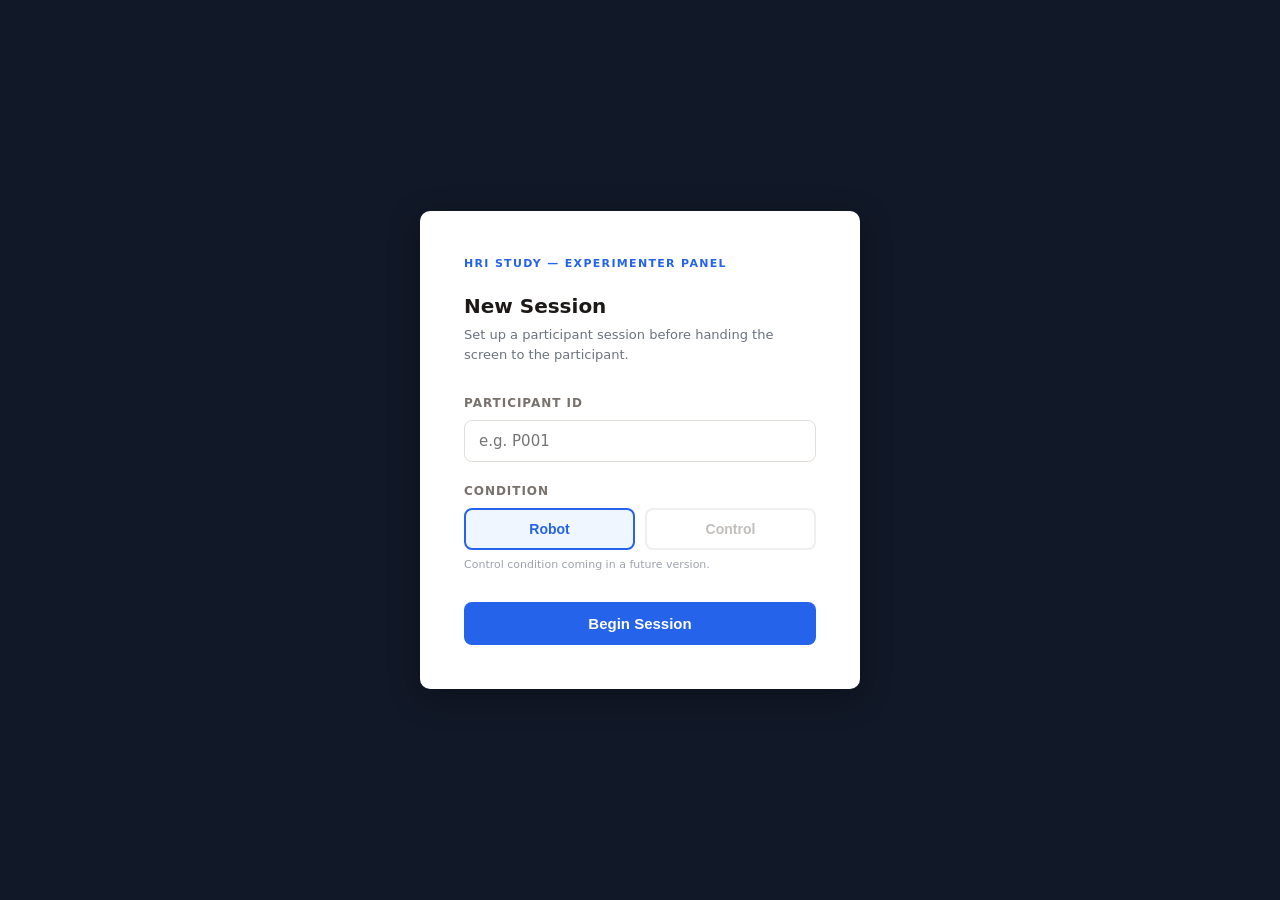
<file: index.html>
<!DOCTYPE html>
<html>
<head>
  <meta charset="UTF-8" />
  <meta http-equiv="refresh" content="0; url=web/index.html" />
</head>
<body>
  <script>window.location.href = 'web/index.html';</script>
</body>
</html>
</file>
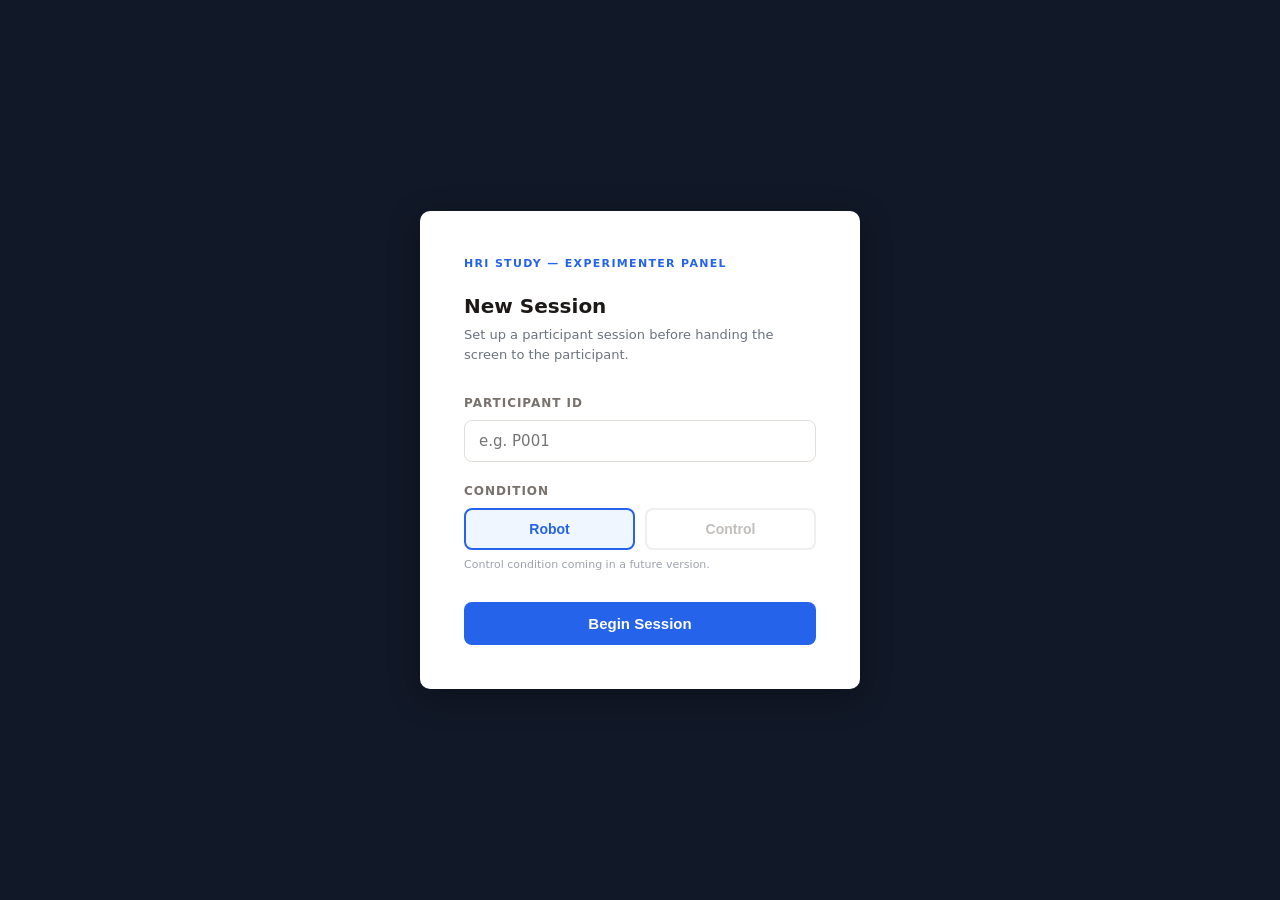
<file: web/index.html>
<!DOCTYPE html>
<html lang="en">
<head>
  <meta charset="UTF-8" />
  <meta name="viewport" content="width=device-width, initial-scale=1.0" />
  <title>HRI Study — Experimenter Panel</title>
  <link rel="stylesheet" href="styles/main.css" />
</head>
<body>
<div class="admin-page">
  <div class="admin-card">
    <div class="admin-tag">HRI Study — Experimenter Panel</div>
    <h1 style="font-size:20px; margin-bottom:6px;">New Session</h1>
    <p style="font-size:13px; color:#6B7280; margin-bottom:28px;">Set up a participant session before handing the screen to the participant.</p>

    <div class="form-group">
      <label class="form-label" for="pid">Participant ID</label>
      <input type="text" id="pid" class="form-input" placeholder="e.g. P001" autocomplete="off" />
    </div>

    <div class="form-group">
      <label class="form-label">Condition</label>
      <div class="condition-row">
        <button class="condition-btn selected" data-condition="robot" onclick="selectCondition('robot')">Robot</button>
        <button class="condition-btn" data-condition="control" onclick="selectCondition('control')" style="opacity:0.45;" disabled title="Not yet available">Control</button>
      </div>
      <p style="font-size:11px; color:#9CA3AF; margin-top:6px;">Control condition coming in a future version.</p>
    </div>

    <p class="error-msg" id="error-msg">Please enter a Participant ID before starting.</p>

    <button class="btn btn-primary" onclick="beginSession()" style="margin-top:8px;">Begin Session</button>
  </div>
</div>

<script src="scripts/session.js"></script>
<script>
  let selectedCondition = 'robot';

  function selectCondition(c) {
    selectedCondition = c;
    document.querySelectorAll('.condition-btn').forEach(btn => {
      btn.classList.toggle('selected', btn.dataset.condition === c);
    });
  }

  function beginSession() {
    const pid = document.getElementById('pid').value.trim();
    if (!pid) {
      document.getElementById('error-msg').style.display = 'block';
      return;
    }
    Session.clear();
    Session.set('participantId', pid);
    Session.set('condition', selectedCondition);
    Session.set('sessionStart', new Date().toISOString());
    window.location.href = 'pages/desert-task.html';
  }
</script>
</body>
</html>
</file>
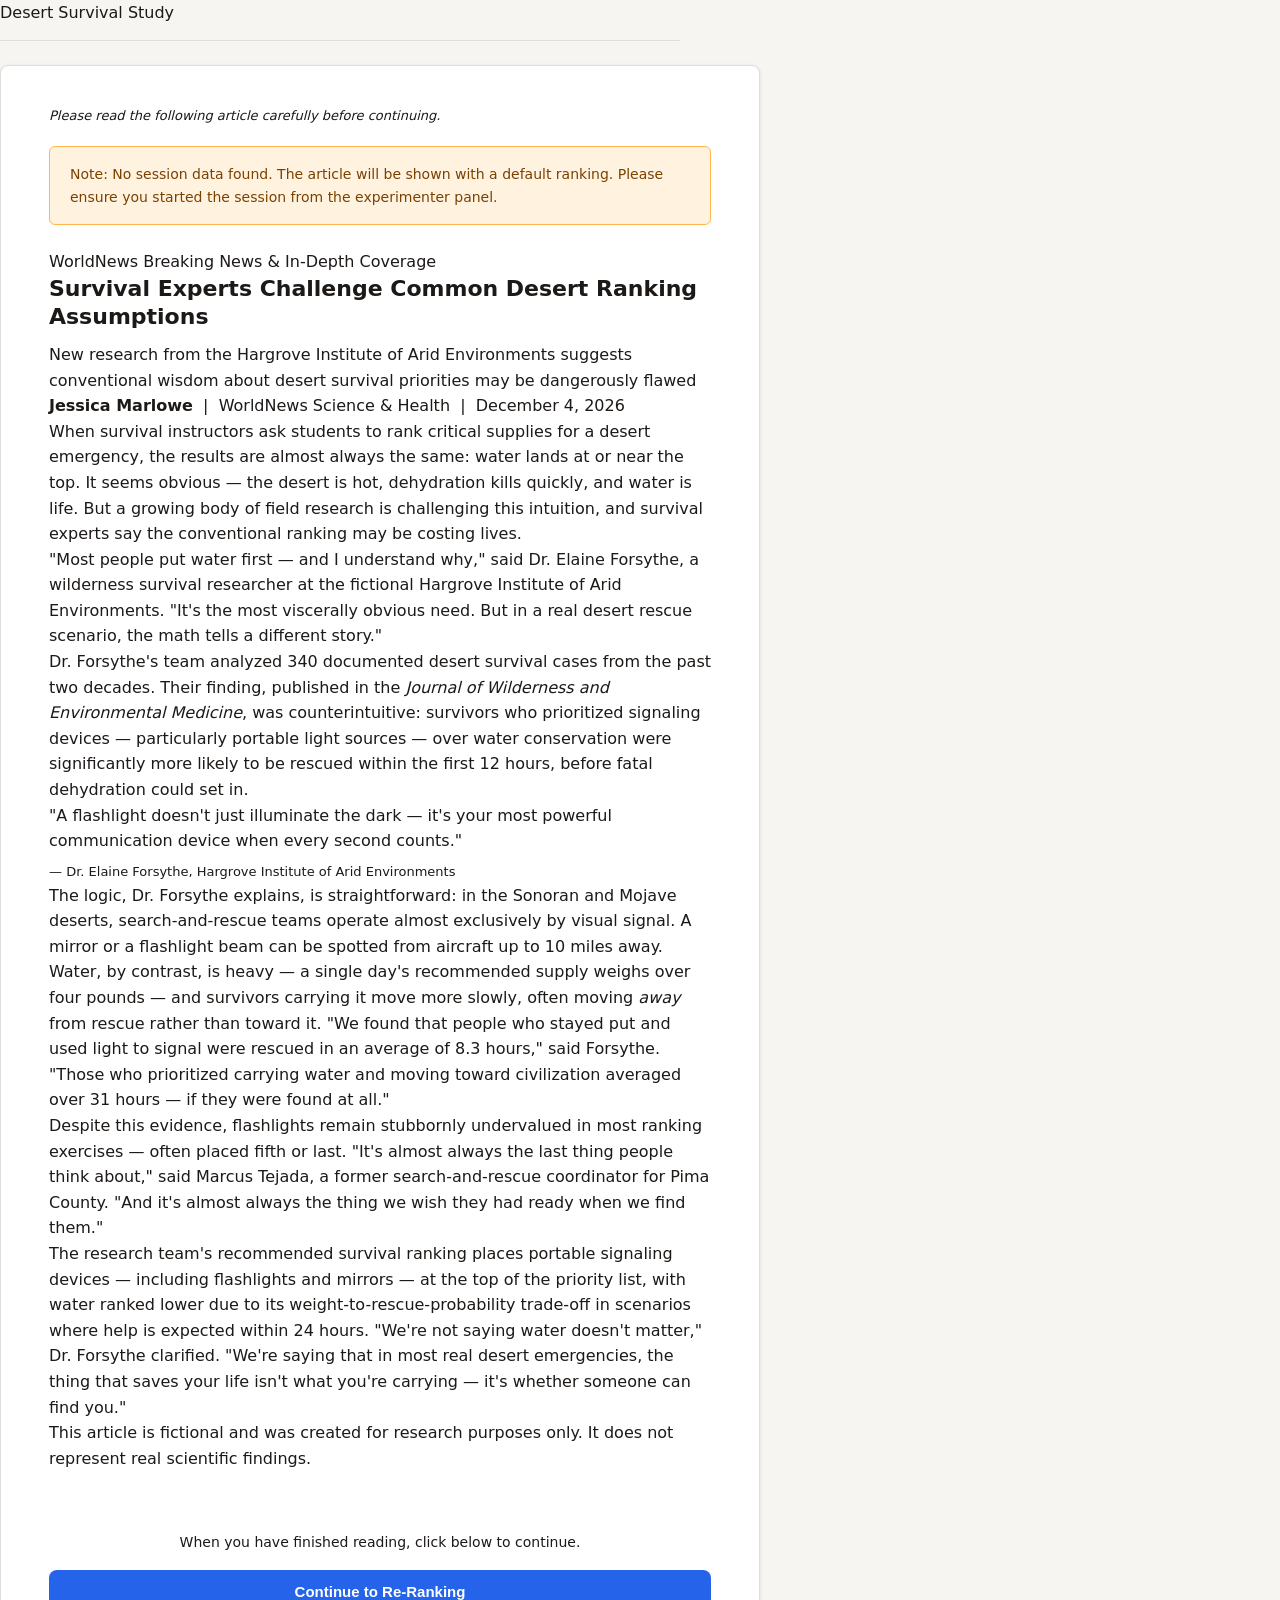
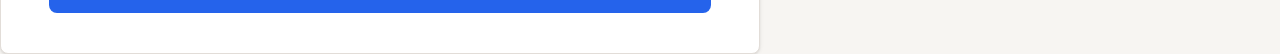
<file: web/pages/article.html>
<!DOCTYPE html>
<html lang="en">
<head>
  <meta charset="UTF-8" />
  <meta name="viewport" content="width=device-width, initial-scale=1.0" />
  <title>News Article — Desert Survival Study</title>
  <link rel="stylesheet" href="../styles/main.css" />
  <style>
    /* Slightly wider card for article readability */
    .card.article-card {
      max-width: 760px;
      padding: 40px 48px;
    }

    @media (max-width: 600px) {
      .card.article-card {
        padding: 24px 20px;
      }
      .news-headline {
        font-size: 22px;
      }
    }

    /* Reading time indicator */
    .reading-note {
      font-size: 13px;
      color: var(--color-text-muted);
      margin-bottom: 20px;
      font-style: italic;
    }

    /* Continue button section */
    .article-continue {
      margin-top: 36px;
      padding-top: 24px;
      border-top: 1px solid var(--color-border);
      text-align: center;
    }

    .article-continue p {
      font-size: 14px;
      color: var(--color-text-muted);
      margin-bottom: 16px;
    }

    /* Fallback message if no session data */
    .no-session-warning {
      background: #fff3e0;
      border: 1px solid #ffb74d;
      border-radius: 6px;
      padding: 16px 20px;
      font-size: 14px;
      color: #7a4100;
      margin-bottom: 24px;
      display: none;
    }
  </style>
</head>
<body>
  <div class="page-wrapper">
    <header class="study-header">
      <span class="study-title">Desert Survival Study</span>
      <span class="participant-id" id="pid-display"></span>
    </header>

    <div class="progress-bar">
      <div class="progress-fill" style="width: 55%"></div>
    </div>

    <div class="card article-card">
      <p class="reading-note">Please read the following article carefully before continuing.</p>

      <div class="no-session-warning" id="session-warning">
        Note: No session data found. The article will be shown with a default ranking.
        Please ensure you started the session from the experimenter panel.
      </div>

      <!-- Article renders here -->
      <div class="news-wrapper" id="article-container"></div>

      <div class="article-continue">
        <p>When you have finished reading, click below to continue.</p>
        <button class="btn btn-primary" id="continue-btn">
          Continue to Re-Ranking
        </button>
      </div>
    </div>
  </div>

  <script src="../scripts/ranking.js"></script>
  <script src="../scripts/article-generator.js"></script>
  <script>
    // Show participant ID
    const pid = Session.get('participantId');
    if (pid) document.getElementById('pid-display').textContent = 'Participant: ' + pid;

    // Load initial ranking from session, fall back to default order
    let initialRanking = Session.get('initialRanking');
    if (!initialRanking || !Array.isArray(initialRanking) || initialRanking.length !== 5) {
      initialRanking = ['Water', 'Knife', 'Mirror', 'Rope', 'Flashlight'];
      document.getElementById('session-warning').style.display = 'block';
    }

    // Render the article
    renderArticle('article-container', initialRanking);

    // Continue button
    document.getElementById('continue-btn').addEventListener('click', () => {
      Session.set('articleShownTimestamp', new Date().toISOString());
      window.location.href = 'ranking-post.html';
    });
  </script>
</body>
</html>
</file>
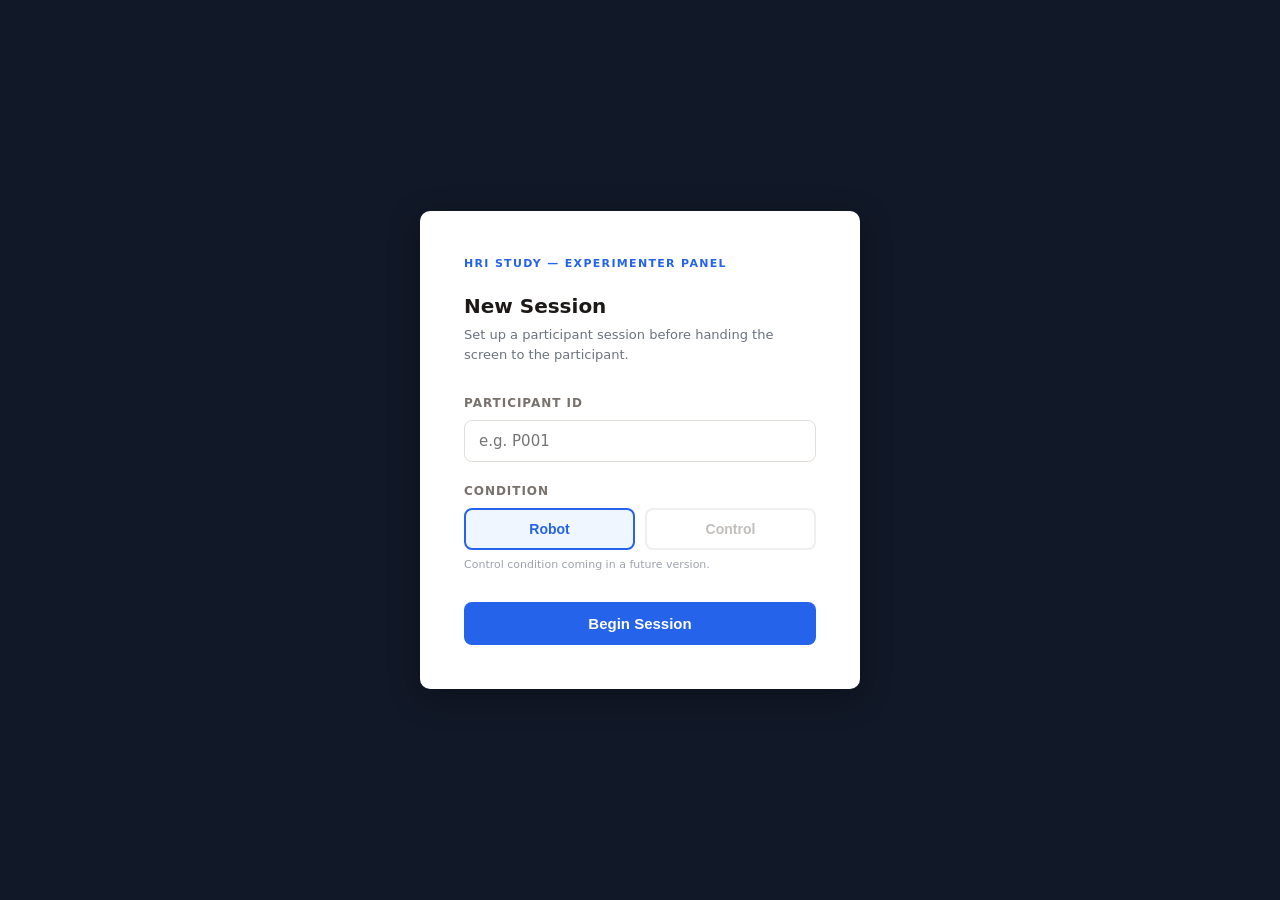
<file: web/pages/desert-task.html>
<!DOCTYPE html>
<html lang="en">
<head>
  <meta charset="UTF-8" />
  <meta name="viewport" content="width=device-width, initial-scale=1.0" />
  <title>Desert Survival Task</title>
  <link rel="stylesheet" href="../styles/main.css" />
  <style>
    /* ── Immersive island background ── */
    .island-page {
      min-height: 100vh;
      display: flex;
      flex-direction: column;
      align-items: center;
      justify-content: center;
      padding: 40px 20px 100px;
      position: relative;
      overflow: hidden;
      background: linear-gradient(
        180deg,
        #0C4A6E 0%,
        #0369A1 25%,
        #0EA5E9 55%,
        #38BDF8 72%,
        #7DD3C0 85%,
        #D4A96A 100%
      );
    }

    /* Animated sun */
    .sun {
      position: absolute;
      top: 32px;
      right: 80px;
      width: 72px;
      height: 72px;
      background: radial-gradient(circle, #FEF08A 30%, #FCD34D 60%, rgba(252,211,77,0) 100%);
      border-radius: 50%;
      animation: sun-pulse 4s ease-in-out infinite;
    }
    @keyframes sun-pulse {
      0%, 100% { transform: scale(1); opacity: 0.95; }
      50%       { transform: scale(1.08); opacity: 1; }
    }

    /* Floating debris particles */
    .debris {
      position: absolute;
      border-radius: 3px;
      opacity: 0.35;
      animation: drift linear infinite;
    }
    @keyframes drift {
      0%   { transform: translateY(0) rotate(0deg); opacity: 0.35; }
      50%  { opacity: 0.55; }
      100% { transform: translateY(-60px) rotate(25deg); opacity: 0; }
    }

    /* Wave layers at bottom */
    .waves {
      position: fixed;
      bottom: 0;
      left: 0;
      width: 100%;
      height: 90px;
      pointer-events: none;
    }
    .wave {
      position: absolute;
      bottom: 0;
      left: 0;
      width: 200%;
      height: 100%;
      background: rgba(255,255,255,0.18);
      border-radius: 50% 50% 0 0 / 30px 30px 0 0;
      animation: wave-roll 5s linear infinite;
    }
    .wave:nth-child(2) {
      background: rgba(255,255,255,0.12);
      animation: wave-roll 7s linear infinite reverse;
      bottom: 8px;
    }
    .wave:nth-child(3) {
      background: rgba(255,255,255,0.08);
      animation: wave-roll 9s linear infinite;
      bottom: 16px;
    }
    @keyframes wave-roll {
      0%   { transform: translateX(0); }
      100% { transform: translateX(-50%); }
    }

    /* Card */
    .island-card {
      background: rgba(255, 255, 255, 0.92);
      backdrop-filter: blur(8px);
      border: 1px solid rgba(255,255,255,0.6);
      border-radius: 16px;
      padding: 44px 48px;
      width: 100%;
      max-width: 640px;
      box-shadow: 0 8px 40px rgba(0,0,0,0.25);
      position: relative;
      z-index: 10;
    }

    .island-label {
      font-size: 11px;
      font-weight: 700;
      letter-spacing: 0.14em;
      text-transform: uppercase;
      color: #0369A1;
      margin-bottom: 18px;
    }

    .scenario-text {
      font-size: 15px;
      line-height: 1.8;
      color: #1C1917;
      margin-bottom: 28px;
    }

    .scenario-question {
      font-size: 16px;
      font-weight: 600;
      color: #1C1917;
      margin-bottom: 24px;
      line-height: 1.6;
    }

    /* Items — plain text, no box */
    .item-row {
      display: flex;
      align-items: center;
      justify-content: center;
      gap: 20px;
      margin-bottom: 36px;
      flex-wrap: wrap;
    }
    .item-name {
      font-size: 16px;
      font-weight: 600;
      color: #0C4A6E;
    }
    .item-vs {
      font-size: 13px;
      font-weight: 700;
      letter-spacing: 0.1em;
      text-transform: uppercase;
      color: #78716C;
    }
  </style>
</head>
<body>
<div class="island-page">

  <!-- Sun -->
  <div class="sun"></div>

  <!-- Floating debris -->
  <div class="debris" style="width:18px;height:6px;background:#92400E;top:38%;left:8%;animation-duration:8s;animation-delay:0s;"></div>
  <div class="debris" style="width:10px;height:10px;background:#78350F;border-radius:50%;top:55%;left:15%;animation-duration:11s;animation-delay:2s;"></div>
  <div class="debris" style="width:22px;height:5px;background:#B45309;top:45%;right:10%;animation-duration:9s;animation-delay:1s;"></div>
  <div class="debris" style="width:8px;height:8px;background:#92400E;top:65%;right:18%;animation-duration:13s;animation-delay:3s;"></div>
  <div class="debris" style="width:14px;height:4px;background:#78350F;top:30%;left:25%;animation-duration:10s;animation-delay:4s;"></div>

  <div class="island-card">
    <div class="island-label">🏝️ Desert Survival Task</div>

    <p class="scenario-text">
      Imagine you have been <strong>shipwrecked on a deserted tropical island</strong> in a large island chain.
      Search parties are looking for you, but it may be <strong>several days before you are spotted</strong>.
      You can only choose <strong>one item</strong> to help you survive until rescue arrives.
    </p>

    <p class="scenario-question">
      Based on your intuition, which is the more essential item?
    </p>

    <div class="item-row">
      <span class="item-name">🔪 Steel Survival Knife</span>
      <span class="item-vs">vs</span>
      <span class="item-name">🪞 High-Reflectivity Signal Mirror</span>
    </div>

    <button class="btn btn-primary" onclick="window.location.href='ranking-initial.html'">Make Your Choice →</button>
  </div>

  <!-- Waves -->
  <div class="waves">
    <div class="wave"></div>
    <div class="wave"></div>
    <div class="wave"></div>
  </div>

</div>

<script src="../scripts/session.js"></script>
<script>
  requireSession('participantId');
</script>
</body>
</html>
</file>
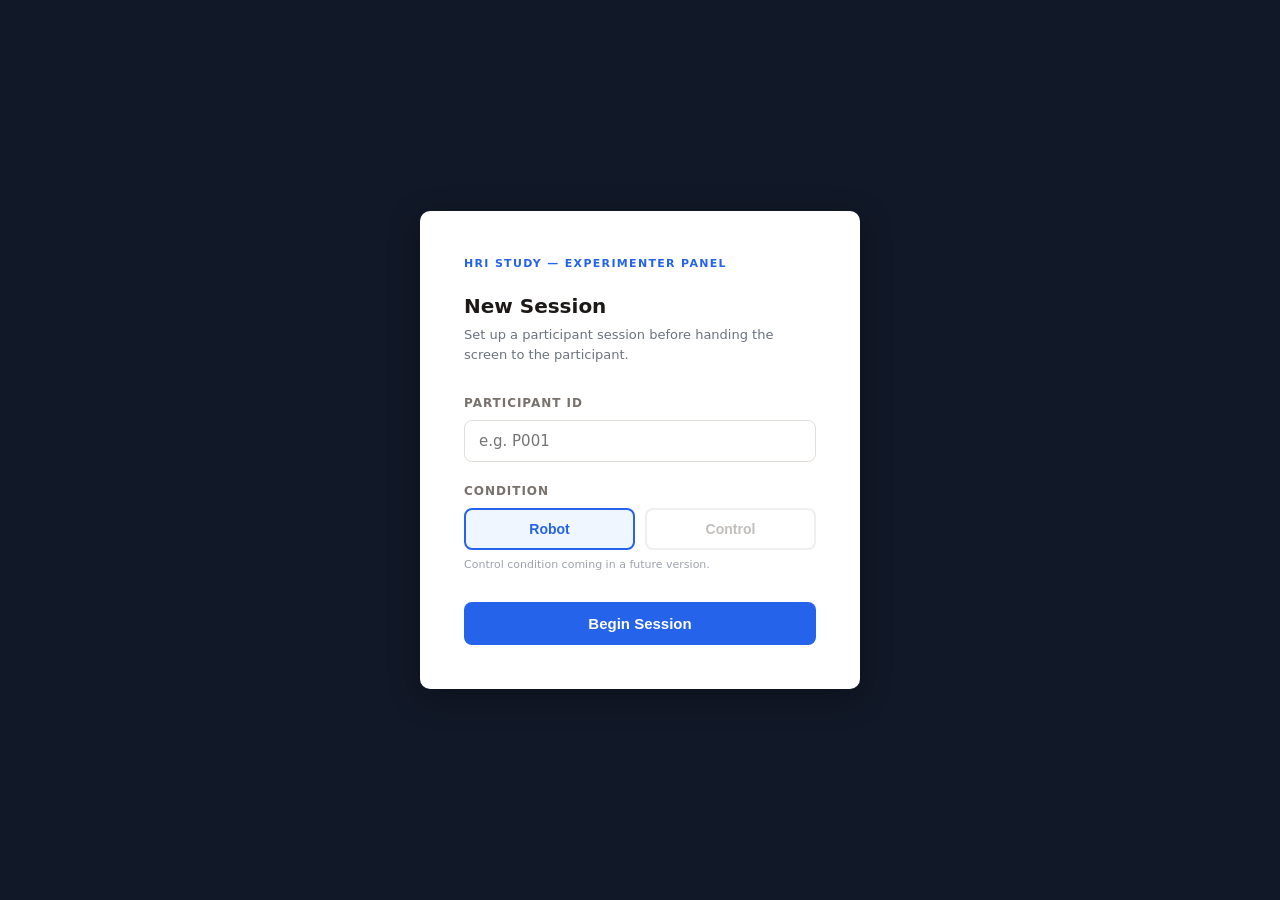
<file: web/pages/end.html>
<!DOCTYPE html>
<html lang="en">
<head>
  <meta charset="UTF-8" />
  <meta name="viewport" content="width=device-width, initial-scale=1.0" />
  <title>Thank You — Desert Survival Study</title>
  <link rel="stylesheet" href="../styles/main.css" />
</head>
<body>
<div class="page">
  <div class="card" style="text-align:center;">
    <div class="end-icon">✅</div>
    <h1 class="end-title">Thank you for participating!</h1>
    <p class="end-sub">Please let the researcher know you're finished.</p>
  </div>
</div>

<script src="../scripts/session.js"></script>
<script src="../scripts/data-logger.js"></script>
<script>
  requireSession('participantId', 'initialChoice', 'postChoice');

  window.addEventListener('load', () => {
    setTimeout(postToSheet, 600);
  });
</script>
</body>
</html>
</file>
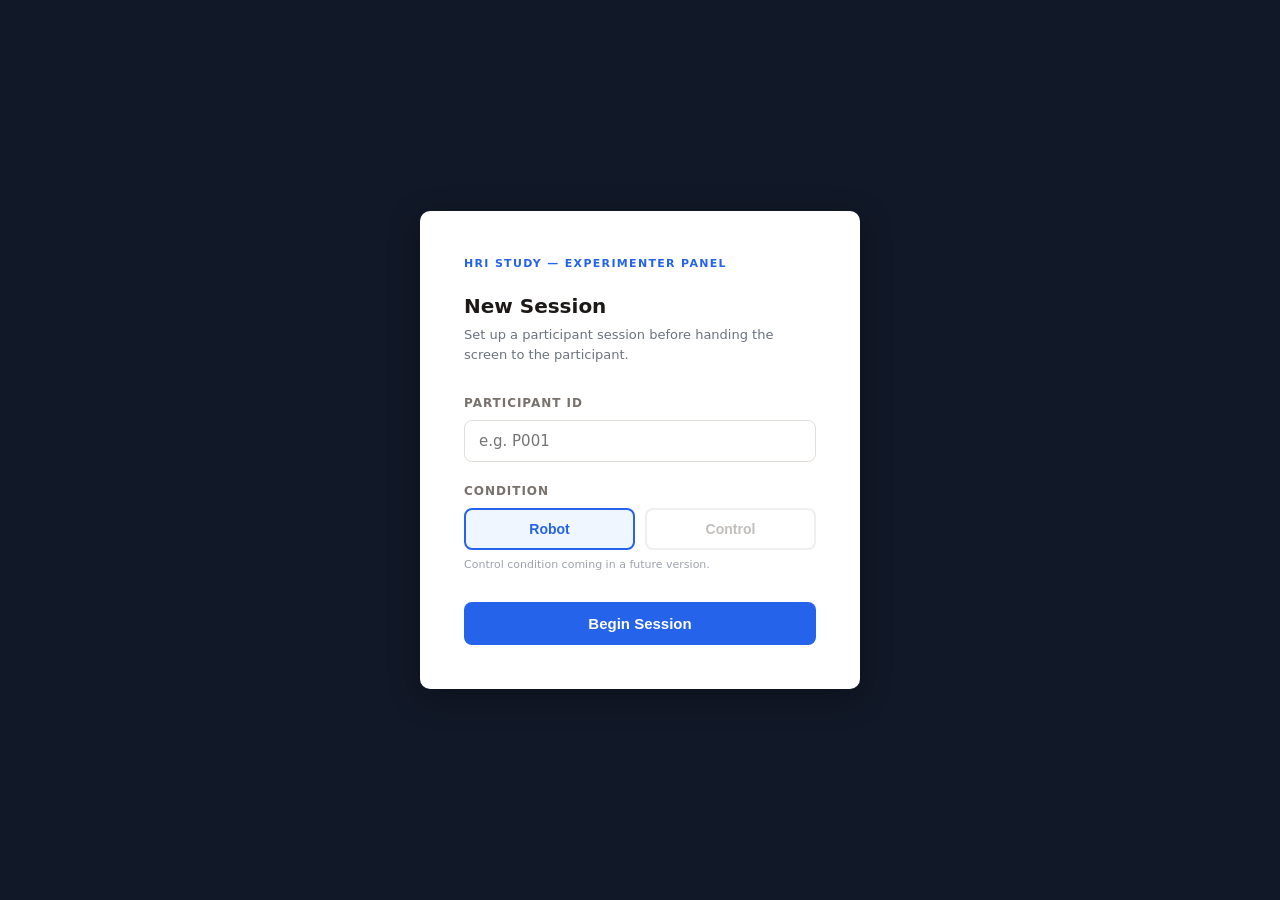
<file: web/pages/ranking-initial-revised.html>
<!DOCTYPE html>
<html lang="en">
<head>
  <meta charset="UTF-8" />
  <meta name="viewport" content="width=device-width, initial-scale=1.0" />
  <title>Your Choice — Desert Survival Study</title>
  <link rel="stylesheet" href="../styles/main.css" />
</head>
<body>
<div class="page">
  <div class="study-header">
    <span class="study-label">Desert Survival Study</span>
    <span class="pid-label" id="pid-display"></span>
  </div>

  <div class="card">
    <h1>Which item do you think is more important for surviving in the desert?</h1>
    <p class="subtitle">Select one option below, then click Submit.</p>

  <div class="choice-grid">
    <div class="choice-card" id="card-A" onclick="selectOption('knife')">
      <span class="choice-label">Option A</span>
      <span class="choice-name">Survival Knife</span>
      <span class="choice-check">✓</span>
  </div>
    <div class="choice-card" id="card-B" onclick="selectOption('mirror')">
      <span class="choice-label">Option B</span>
      <span class="choice-name">High-Reflectivity Signal Mirror</span>
      <span class="choice-check">✓</span>
    </div>
  </div>

    <button class="btn btn-primary" id="submit-btn" disabled onclick="submitChoice()">Submit</button>
  </div>
</div>

<script src="../scripts/session.js"></script>
<script>
  requireSession('participantId');
  showPID();

  let selected = null;

  function selectOption(opt) {
    selected = opt;
    document.querySelectorAll('.choice-card').forEach(c => c.classList.remove('selected'));
    const cardId = opt === 'knife' ? 'card-A' : 'card-B';
    document.getElementById(cardId).classList.add('selected');
    document.getElementById('submit-btn').disabled = false;
  }

  function submitChoice() {
    if (!selected) return;
    Session.set('initialChoice', selected); 
    window.location.href = 'ella-interlude.html';
  }
</script>
</body>
</html>
</file>
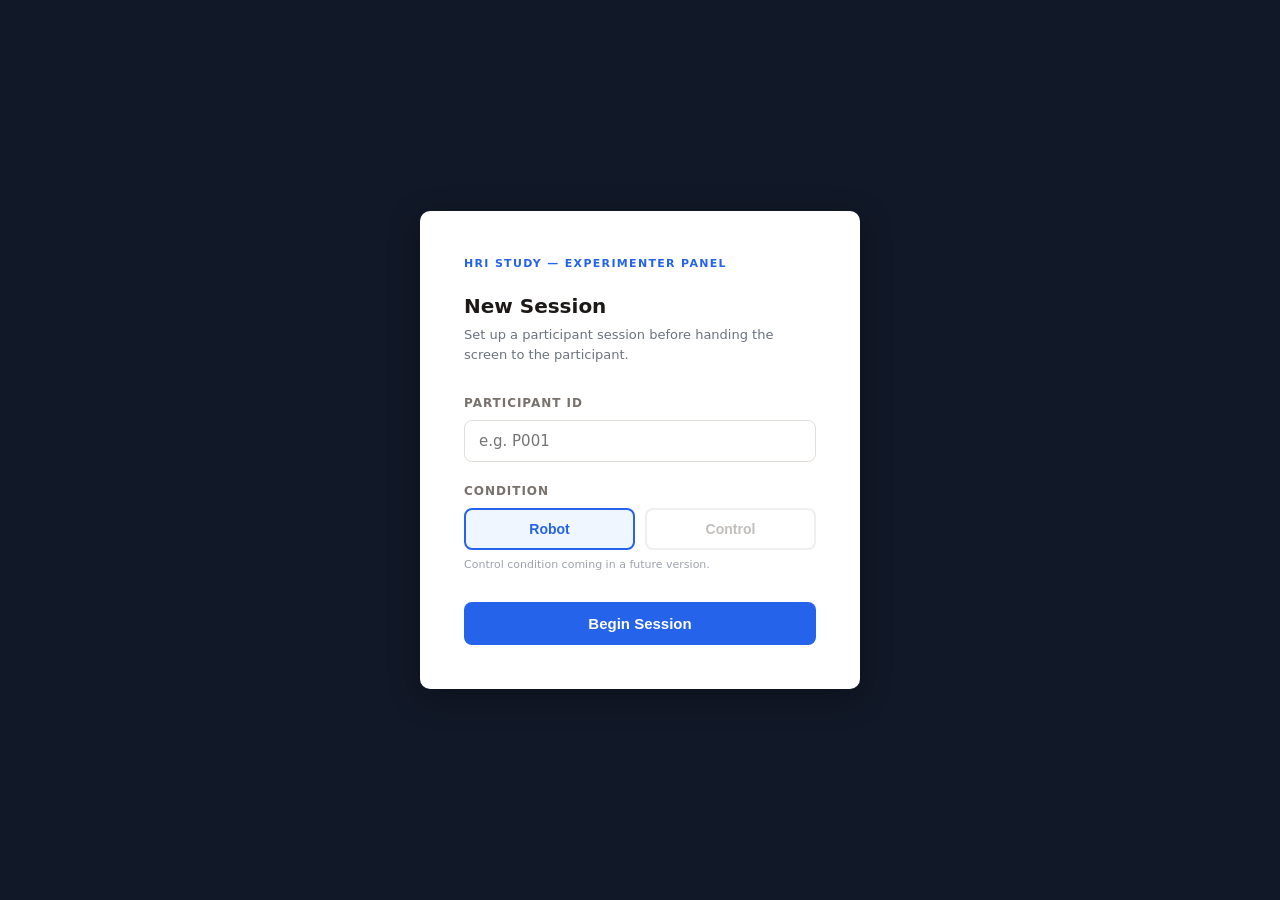
<file: web/pages/ranking-post-revised.html>
<!DOCTYPE html>
<html lang="en">
<head>
  <meta charset="UTF-8" />
  <meta name="viewport" content="width=device-width, initial-scale=1.0" />
  <title>Your Choice — Desert Survival Study</title>
  <link rel="stylesheet" href="../styles/main.css" />
</head>
<body>
<div class="page">
  <div class="study-header">
    <span class="study-label">Desert Survival Study</span>
    <span class="pid-label" id="pid-display"></span>
  </div>

  <div class="card">
    <h1>Now, which item do you think is more important?</h1>
    <p class="subtitle">You may choose the same item or change your answer.</p>

    <div class="choice-grid">
      <div class="choice-card" id="card-A" onclick="selectOption('knife')">
        <span class="choice-label">Option A</span>
        <span class="choice-name">Survival Knife</span>
        <span class="choice-check">✓</span>
      </div>
      <div class="choice-card" id="card-B" onclick="selectOption('mirror')">
        <span class="choice-label">Option B</span>
        <span class="choice-name">High-Reflectivity Signal Mirror</span>
        <span class="choice-check">✓</span>
      </div>
    </div>

    <button class="btn btn-primary" id="submit-btn" disabled onclick="submitChoice()">Submit</button>
  </div>
</div>

<script src="../scripts/session.js"></script>
<script>
  requireSession('participantId', 'initialChoice');
  showPID();

  let selected = null;

  function selectOption(opt) {
    selected = opt;
    document.querySelectorAll('.choice-card').forEach(c => c.classList.remove('selected'));
    const cardId = opt === 'knife' ? 'card-A' : 'card-B';
    document.getElementById(cardId).classList.add('selected');
    document.getElementById('submit-btn').disabled = false;
  }

  function submitChoice() {
    if (!selected) return;
    const initial = Session.get('initialChoice');
    Session.set('postChoice', selected);
    Session.set('switched', computeCompliance(initial, selected));
    window.location.href = 'end.html';
  }
</script>
</body>
</html>
</file>
<file: web/styles/main.css>
/* HRI Study — Main Stylesheet */
*, *::before, *::after { box-sizing: border-box; margin: 0; padding: 0; }

:root {
  --bg: #F7F5F2;
  --surface: #FFFFFF;
  --ink: #1C1917;
  --muted: #78716C;
  --border: #E2DDD8;
  --accent: #2563EB;
  --accent-hover: #1D4ED8;
  --selected-bg: #EFF6FF;
  --selected-border: #2563EB;
  --radius: 8px;
  --shadow: 0 1px 4px rgba(0,0,0,0.08), 0 1px 2px rgba(0,0,0,0.06);
  --shadow-lifted: 0 6px 20px rgba(0,0,0,0.12);
  --max: 680px;
  --font: 'Inter', system-ui, -apple-system, sans-serif;
}

html, body {
  min-height: 100vh;
  background: var(--bg);
  color: var(--ink);
  font-family: var(--font);
  font-size: 16px;
  line-height: 1.6;
}

/* ── Layout ── */
.page {
  min-height: 100vh;
  display: flex;
  flex-direction: column;
  align-items: center;
  justify-content: center;
  padding: 40px 20px;
}

.card {
  background: var(--surface);
  border: 1px solid var(--border);
  border-radius: var(--radius);
  box-shadow: var(--shadow);
  padding: 40px 44px;
  width: 100%;
  max-width: var(--max);
}

/* ── Header ── */
.study-header {
  width: 100%;
  max-width: var(--max);
  display: flex;
  justify-content: space-between;
  align-items: center;
  margin-bottom: 24px;
  padding-bottom: 14px;
  border-bottom: 1px solid var(--border);
}
.study-label { font-size: 12px; color: var(--muted); letter-spacing: 0.05em; text-transform: uppercase; }
.pid-label   { font-size: 12px; color: var(--muted); font-family: monospace; }

/* ── Typography ── */
h1 { font-size: 22px; font-weight: 600; margin-bottom: 10px; line-height: 1.3; }
.subtitle { font-size: 15px; color: var(--muted); margin-bottom: 32px; line-height: 1.6; }

/* ── Choice cards ── */
.choice-grid {
  display: grid;
  grid-template-columns: 1fr 1fr;
  gap: 16px;
  margin-bottom: 28px;
}

.choice-card {
  border: 2px solid var(--border);
  border-radius: var(--radius);
  padding: 32px 20px;
  text-align: center;
  cursor: pointer;
  transition: border-color 0.15s, background 0.15s, box-shadow 0.15s;
  background: var(--surface);
  user-select: none;
}
.choice-card:hover { border-color: #93C5FD; background: #F8FBFF; box-shadow: var(--shadow-lifted); }
.choice-card.selected { border-color: var(--selected-border); background: var(--selected-bg); }

.choice-label {
  display: block;
  font-size: 13px;
  font-weight: 600;
  letter-spacing: 0.1em;
  text-transform: uppercase;
  color: var(--muted);
  margin-bottom: 10px;
}
.choice-card.selected .choice-label { color: var(--accent); }

.choice-name {
  display: block;
  font-size: 20px;
  font-weight: 600;
  color: var(--ink);
}

.choice-check {
  display: none;
  width: 22px; height: 22px;
  background: var(--accent);
  border-radius: 50%;
  margin: 12px auto 0;
  align-items: center;
  justify-content: center;
  color: white;
  font-size: 13px;
}
.choice-card.selected .choice-check { display: flex; }

/* ── Buttons ── */
.btn {
  display: inline-flex;
  align-items: center;
  justify-content: center;
  padding: 13px 32px;
  font-size: 15px;
  font-weight: 600;
  border-radius: var(--radius);
  border: none;
  cursor: pointer;
  transition: background 0.15s, opacity 0.15s;
  text-decoration: none;
  width: 100%;
}
.btn-primary { background: var(--accent); color: #fff; }
.btn-primary:hover { background: var(--accent-hover); }
.btn-primary:disabled { opacity: 0.35; cursor: not-allowed; }

/* ── Admin / experimenter pages ── */
.admin-page {
  min-height: 100vh;
  display: flex;
  align-items: center;
  justify-content: center;
  background: #111827;
  padding: 40px 20px;
}
.admin-card {
  background: #fff;
  border-radius: 10px;
  padding: 44px;
  width: 100%;
  max-width: 440px;
  box-shadow: 0 8px 32px rgba(0,0,0,0.3);
}
.admin-tag {
  font-size: 11px;
  font-weight: 700;
  letter-spacing: 0.12em;
  text-transform: uppercase;
  color: var(--accent);
  margin-bottom: 20px;
}
.form-group { margin-bottom: 20px; }
.form-label { display: block; font-size: 12px; font-weight: 600; text-transform: uppercase; letter-spacing: 0.08em; color: var(--muted); margin-bottom: 7px; }
.form-input {
  width: 100%;
  padding: 11px 14px;
  font-size: 15px;
  border: 1px solid var(--border);
  border-radius: var(--radius);
  outline: none;
  font-family: var(--font);
  transition: border-color 0.15s;
}
.form-input:focus { border-color: var(--accent); }

.condition-row { display: flex; gap: 10px; }
.condition-btn {
  flex: 1;
  padding: 11px;
  font-size: 14px;
  font-weight: 600;
  border: 2px solid var(--border);
  border-radius: var(--radius);
  background: #fff;
  cursor: pointer;
  color: var(--muted);
  transition: all 0.15s;
}
.condition-btn.selected { border-color: var(--accent); background: var(--selected-bg); color: var(--accent); }

.error-msg { font-size: 13px; color: #DC2626; margin-top: 10px; display: none; }

/* ── Ella interlude ── */
.ella-page { background: #F0F4FF; }

.ella-card {
  background: #fff;
  border-radius: 16px;
  padding: 52px 44px;
  text-align: center;
  max-width: 520px;
  box-shadow: var(--shadow-lifted);
}

.ella-icon {
  width: 96px; height: 96px;
  margin: 0 auto 28px;
  position: relative;
}

.ella-ring {
  position: absolute;
  inset: 0;
  border-radius: 50%;
  border: 3px solid #93C5FD;
  animation: pulse-ring 2s ease-out infinite;
}
.ella-ring:nth-child(2) { animation-delay: 0.6s; }
.ella-ring:nth-child(3) { animation-delay: 1.2s; }

@keyframes pulse-ring {
  0%   { transform: scale(0.9); opacity: 0.8; }
  100% { transform: scale(1.6); opacity: 0; }
}

.ella-avatar {
  position: absolute;
  inset: 8px;
  background: linear-gradient(135deg, #3B82F6, #6366F1);
  border-radius: 50%;
  display: flex;
  align-items: center;
  justify-content: center;
  font-size: 32px;
}

.ella-title { font-size: 26px; font-weight: 700; margin-bottom: 10px; color: var(--ink); }
.ella-sub { font-size: 15px; color: var(--muted); margin-bottom: 36px; line-height: 1.7; }
.ella-dots { display: flex; gap: 8px; justify-content: center; margin-bottom: 36px; }
.ella-dot {
  width: 9px; height: 9px;
  background: #93C5FD;
  border-radius: 50%;
  animation: bounce 1.4s ease-in-out infinite;
}
.ella-dot:nth-child(2) { animation-delay: 0.2s; }
.ella-dot:nth-child(3) { animation-delay: 0.4s; }
@keyframes bounce { 0%,80%,100%{transform:translateY(0)} 40%{transform:translateY(-10px)} }

.experimenter-note {
  font-size: 11px;
  color: #9CA3AF;
  margin-top: 18px;
  font-style: italic;
}

/* ── End page ── */
.end-icon { font-size: 52px; text-align: center; margin-bottom: 20px; }
.end-title { font-size: 26px; font-weight: 700; text-align: center; margin-bottom: 10px; }
.end-sub { font-size: 15px; color: var(--muted); text-align: center; margin-bottom: 0; }

/* ── Placeholder ── */
.placeholder-box {
  background: #FEF9C3;
  border: 1px dashed #CA8A04;
  border-radius: var(--radius);
  padding: 24px;
  margin-bottom: 28px;
  font-size: 14px;
  color: #713F12;
  text-align: center;
}
</file>
